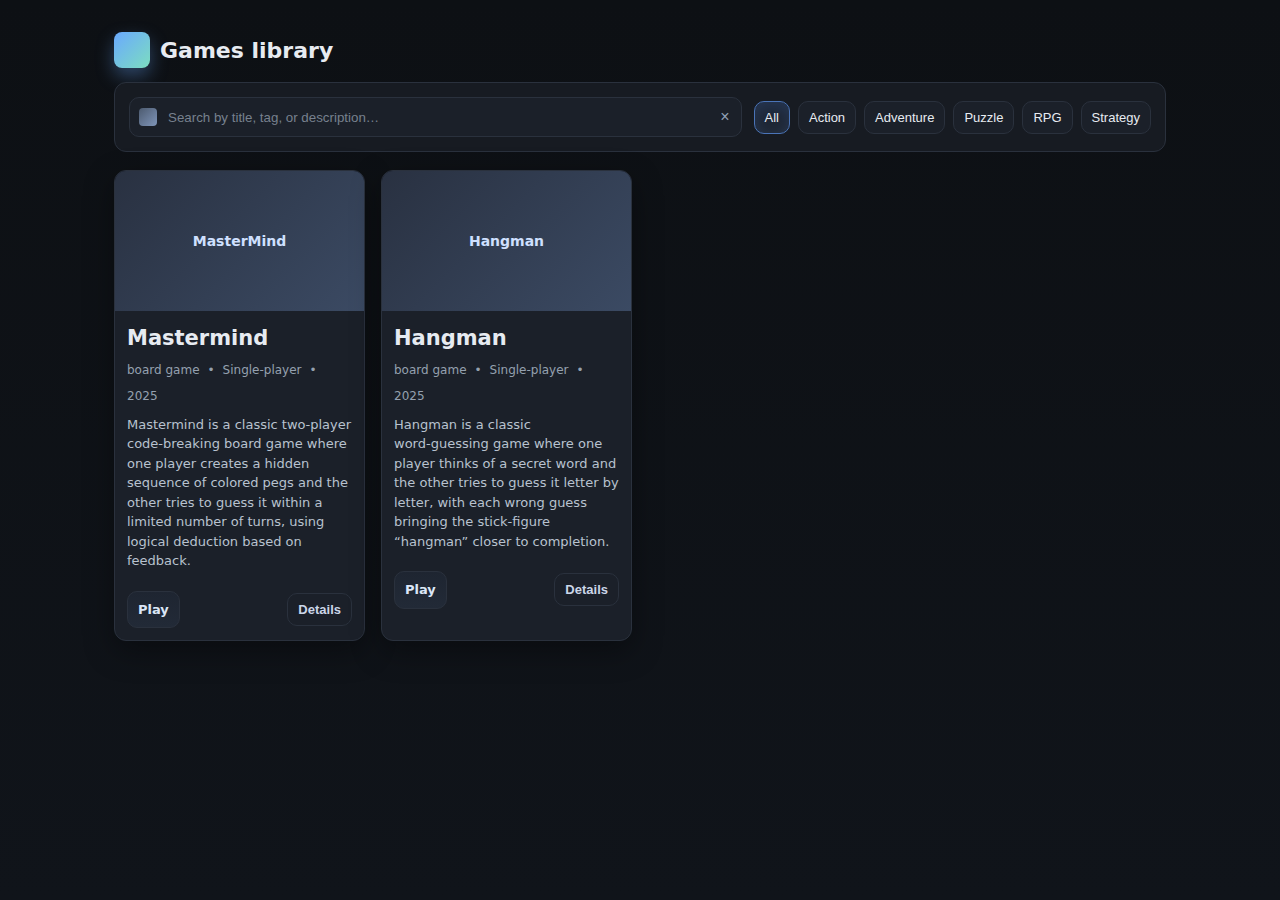
<file: index.html>
<!DOCTYPE html>
<html lang="en">
<head>
  <meta charset="utf-8" />
  <meta name="viewport" content="width=device-width,initial-scale=1" />
  <title>Games</title>
  <style>
    :root{
      --bg:#0f1216;
      --panel:#171b22;
      --card:#1b2029;
      --text:#e7ebf1;
      --muted:#9aa3af;
      --accent:#6aa9ff;
      --accent-2:#7cddc0;
      --border:#2a313d;
      --focus:#a6c8ff;
      --radius:12px;
      --space:16px;
      --shadow:0 10px 30px rgba(0,0,0,0.35);
    }
    *{box-sizing:border-box}
    html,body{height:100%}
    body{
      margin:0;
      background:linear-gradient(180deg,#0d1014 0%, #10141a 100%);
      color:var(--text);
      font:14px/1.5 system-ui, -apple-system, Segoe UI, Roboto, Helvetica, Arial, "Apple Color Emoji","Segoe UI Emoji";
    }
    a{color:inherit;text-decoration:none}
    .container{
      max-width:1100px;
      margin:0 auto;
      padding:32px 24px 40px;
    }
    header{
      display:grid;
      gap:14px;
      margin-bottom:18px;
    }
    .title{
      display:flex;
      align-items:center;
      gap:10px;
    }
    .logo{
      width:36px;height:36px;border-radius:8px;
      background:linear-gradient(135deg,var(--accent),var(--accent-2));
      box-shadow:0 8px 18px rgba(106,169,255,0.35);
    }
    h1{font-size:22px;margin:0}
    .subtitle{color:var(--muted);font-size:13px}

    .toolbar{
      display:flex;
      flex-wrap:wrap;
      gap:12px;
      padding:14px;
      background:var(--panel);
      border:1px solid var(--border);
      border-radius:var(--radius);
    }
    .search{
      position:relative;
      flex:1 1 280px;
    }
    .search input{
      width:100%;
      height:40px;
      padding:0 38px 0 38px;
      border:1px solid var(--border);
      border-radius:10px;
      background:var(--card);
      color:var(--text);
      outline:none;
      box-shadow:none;
    }
    .search input::placeholder{color:#77808e}
    .search .icon{
      position:absolute;left:10px;top:50%;transform:translateY(-50%);
      width:18px;height:18px;border-radius:4px;
      background:linear-gradient(135deg,#526177,#8aa2c9);
      opacity:.9;
    }
    .search .clear{
      position:absolute;right:8px;top:50%;transform:translateY(-50%);
      border:none;background:transparent;color:#91a0b7;cursor:pointer;
      padding:4px;font-size:16px;line-height:1;border-radius:6px;
    }
    .filters{
      display:flex;gap:8px;align-items:center;flex-wrap:wrap;
    }
    .chip{
      padding:8px 10px;
      border:1px solid var(--border);
      border-radius:10px;
      background:var(--card);
      color:var(--text);
      cursor:pointer;
      transition:background .15s,border-color .15s;
      font-size:13px;
    }
    .chip[data-active="true"]{
      border-color:#4a74b8;
      background:linear-gradient(180deg,#1a2230,#1f2734);
      box-shadow:0 6px 16px rgba(74,116,184,.25) inset;
    }

    .grid{
      margin-top:16px;
      display:grid;
      grid-template-columns:repeat(auto-fill,minmax(240px,1fr));
      gap:16px;
    }
    .card{
      display:flex;flex-direction:column;
      background:var(--card);
      border:1px solid var(--border);
      border-radius:var(--radius);
      overflow:hidden;
      box-shadow:var(--shadow);
      transition:transform .12s ease, box-shadow .12s ease;
    }
    .card:focus-within,.card:hover{transform:translateY(-2px)}
    .thumb{
      aspect-ratio:16/9;
      background:#111622;
      background-image:linear-gradient(135deg,#293141,#3b4a63);
      display:flex;align-items:center;justify-content:center;
      color:#cfe0ff;font-weight:600;font-size:14px;
    }
    .content{padding:12px}
    .name{font-weight:600;margin:0 0 6px}
    .meta{display:flex;gap:8px;flex-wrap:wrap;color:#95a0af;font-size:12px}
    .desc{margin:10px 0 10px;color:#b8c2cf;font-size:13px}
    .tags{display:flex;gap:6px;flex-wrap:wrap;margin-top:6px}
    .tag{
      font-size:11px;color:#cfe0ff;background:#22304a;
      border:1px solid #2c3c59;border-radius:8px;padding:4px 8px;
    }
    .cta{
      display:flex;justify-content:space-between;align-items:center;margin-top:10px;
    }
    .btn{
      padding:8px 10px;border-radius:10px;border:1px solid var(--border);
      background:linear-gradient(180deg,#1e2531,#222a37);color:#dbe6f7;
      font-weight:600;font-size:13px;cursor:pointer;
    }
    .btn.secondary{background:#1b2029;color:#cbd6e8}
    .empty{
      margin:24px auto;
      color:#9aa3af;background:var(--panel);
      border:1px solid var(--border);border-radius:12px;
      padding:18px;text-align:center;max-width:520px;
    }
    .sr-only{
      position:absolute;width:1px;height:1px;padding:0;margin:-1px;overflow:hidden;
      clip:rect(0,0,0,0);white-space:nowrap;border:0;
    }
  </style>
</head>
<body>
  <div class="container">
    <header>
      <div class="title">
        <div class="logo" aria-hidden="true"></div>
        <div>
          <h1>Games library</h1>
        </div>
      </div>

      <div class="toolbar" role="search">
        <div class="search">
          <span class="icon" aria-hidden="true"></span>
          <label class="sr-only" for="q">Search games</label>
          <input id="q" name="q" type="search" placeholder="Search by title, tag, or description…" autocomplete="off" />
          <button class="clear" aria-label="Clear search" title="Clear">×</button>
        </div>
        <div class="filters" aria-label="Filters">
          <button class="chip" data-filter="All" data-active="true">All</button>
          <button class="chip" data-filter="Action">Action</button>
          <button class="chip" data-filter="Adventure">Adventure</button>
          <button class="chip" data-filter="Puzzle">Puzzle</button>
          <button class="chip" data-filter="RPG">RPG</button>
          <button class="chip" data-filter="Strategy">Strategy</button>
        </div>
      </div>
    </header>

    <main>
      <section id="grid" class="grid" aria-live="polite"></section>
      <div id="empty" class="empty" hidden>No games match your search. Try different keywords or clear filters.</div>
    </main>
  </div>

  <script>
    // Data schema: extend as needed
    const games = [
      {
        id: "g-001",
        name: "Mastermind",
        category: "board game",
        version: "0.0.2",
        tags: [],
        description: "Mastermind is a classic two‑player code‑breaking board game where one player creates a hidden sequence of colored pegs and the other tries to guess it within a limited number of turns, using logical deduction based on feedback.",
        url: "./mastermind/index.html",
        coverText: "MasterMind",
        players: "Single-player",
        year: 2025
      },
      {
        id: "g-001",
        name: "Hangman",
        category: "board game",
        version: "0.0.2",
        tags: [],
        description: "Hangman is a classic word‑guessing game where one player thinks of a secret word and the other tries to guess it letter by letter, with each wrong guess bringing the stick‑figure “hangman” closer to completion.",
        url: "./HangmanApp/v0.0.2/index.html",
        coverText: "Hangman",
        players: "Single-player",
        year: 2025
      }
    ];

    const elGrid = document.getElementById("grid");
    const elEmpty = document.getElementById("empty");
    const elSearch = document.getElementById("q");
    const elClear = document.querySelector(".search .clear");
    const filterChips = Array.from(document.querySelectorAll(".chip"));

    let state = {
      query: "",
      category: "All"
    };

    function normalize(s){ return (s || "").toLowerCase(); }

    function matches(game, q, cat){
      const nq = normalize(q);
      const inCategory = (cat === "All") || game.category === cat;
      if (!nq) return inCategory;
      const hay = [
        game.name,
        game.description,
        ...(game.tags || []),
        game.category
      ].map(normalize).join(" ");
      return inCategory && hay.includes(nq);
    }

    function renderCard(game){
      const tagsHtml = (game.tags || []).map(t => `<span class="tag">${t}</span>`).join("");
      return `
        <article class="card" tabindex="0" aria-label="${game.name}">
          <div class="thumb" aria-hidden="true">${game.coverText || game.name.slice(0,3).toUpperCase()}</div>
          <div class="content">
            <h2 class="name">${game.name}</h2>
            <div class="meta">
              <span>${game.category}</span>
              <span>•</span>
              <span>${game.players}</span>
              <span>•</span>
              <span>${game.year}</span>
            </div>
            <p class="desc">${game.description}</p>
            <div class="tags">${tagsHtml}</div>
            <div class="cta">
              <a class="btn" href="${game.url}" aria-label="Open ${game.name}">Play</a>
              <button class="btn secondary" data-id="${game.id}" aria-label="Details for ${game.name}">Details</button>
            </div>
          </div>
        </article>
      `;
    }

    function render(){
      const filtered = games.filter(g => matches(g, state.query, state.category));
      elGrid.innerHTML = filtered.map(renderCard).join("");
      elEmpty.hidden = filtered.length !== 0;
    }

    // Events: search
    elSearch.addEventListener("input", (e) => {
      state.query = e.target.value.trim();
      render();
    });

    // Clear search
    elClear.addEventListener("click", () => {
      elSearch.value = "";
      state.query = "";
      render();
      elSearch.focus();
    });

    // Filter chips
    filterChips.forEach(chip => {
      chip.addEventListener("click", () => {
        filterChips.forEach(c => c.dataset.active = "false");
        chip.dataset.active = "true";
        state.category = chip.dataset.filter;
        render();
      });
    });

    // Demo: details click
    elGrid.addEventListener("click", (e) => {
      const btn = e.target.closest("button[data-id]");
      if (!btn) return;
      const game = games.find(g => g.id === btn.dataset.id);
      if (game){
        alert(`${game.name}\n\nCategory: ${game.category}\nPlayers: ${game.players}\nYear: ${game.year}\n\n${game.description}`);
      }
    });

    // Initial render
    render();
  </script>
</body>

</html>
</file>
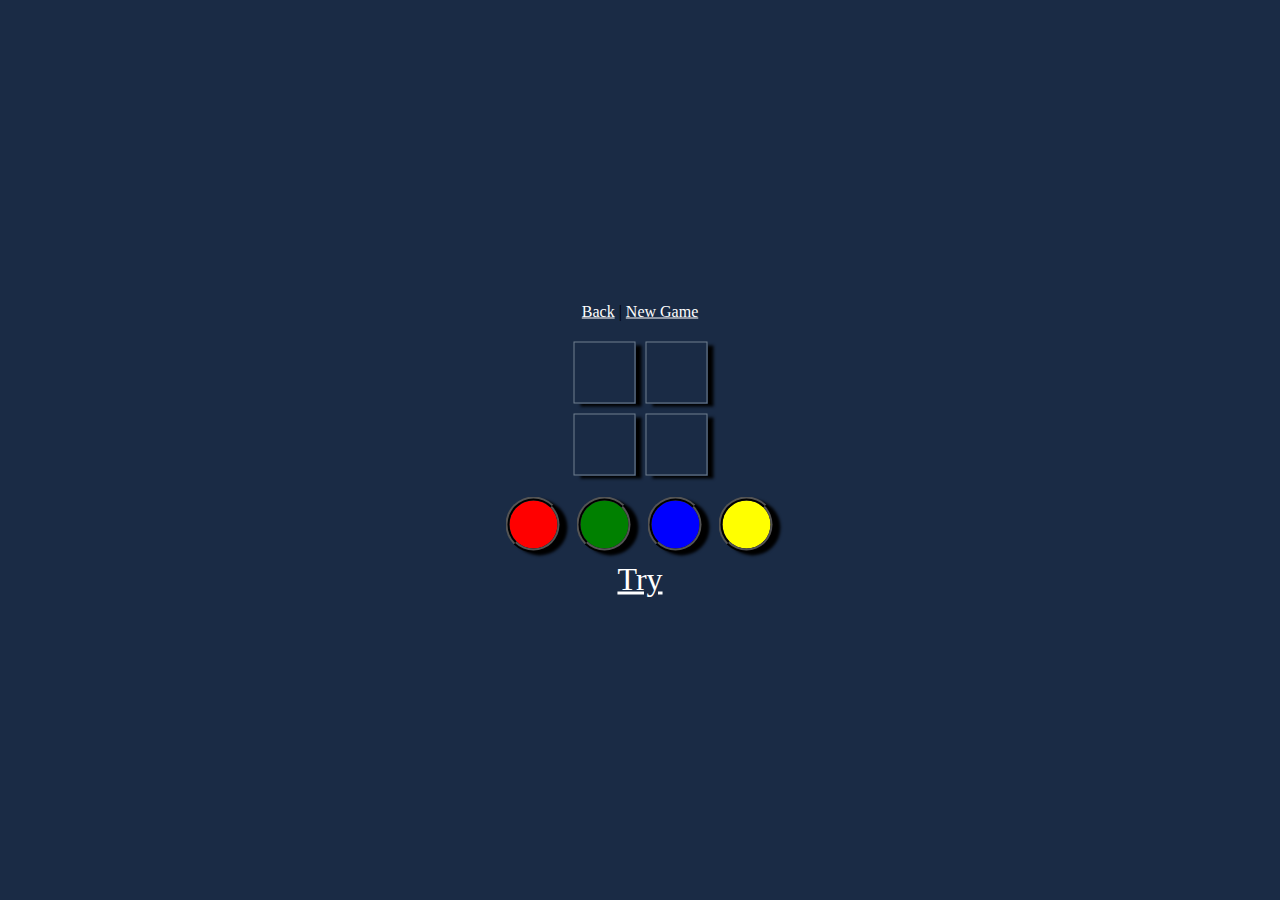
<file: mastermind/index.html>
<!DOCTYPE html>
<html lang="en">
<head>
    <meta charset="UTF-8">
    <meta name="viewport" content="width=device-width, initial-scale=1.0">
    <title>Mastermind</title>
    <script src="Chance.js"></script>
    <style>
        html, body {
            background-color: #1a2b45;
        }
        .center {
            margin: 0;
            position: absolute;
            top: 50%;
            left: 50%;
            transform: translate(-50%, -50%);
            text-align: center;
        }
        .grid {
            display: grid;
            grid-template-columns: 72px 72px;
            grid-template-rows: 72px 72px;
            justify-content: center;
            margin: 1rem;
            cursor: pointer;
        }
        .grid div {
            border: 1px ridge slategray;
            padding: 15px;
            margin: 5px;
            box-shadow: 6px 3px 3px 0px black
        }
        .history .grid div {
            border: 1px ridge white;
        }
        .history {
            display: flex;
            position: relative;
            left: 0;
            flex-wrap: wrap;
            background-color: gray;
        }
        .history .grid {
            display: grid;
            grid-template-columns: 32px 32px;
            grid-template-rows: 32px 32px;
        }
        .history .circle div {
            width: 18px;
            height: 18px;
        }
        .history .circle div:hover {
            border: 1px ridge black !important;
        }
        .circle {
            display: flex;
            justify-content: center;
            cursor: pointer;
        }
        .circle div { 
            border: 2px ridge transparent;
            border-radius: 50%;

            width: 48px;
            height: 48px;
            box-shadow: 6px 3px 3px 0px black
        }
        .big {
            margin: 8px;
            gap: 15px;
        }
        .circle div {
            border: 4px ridge black;
        }
        .red {
            background-color: red;
        }
        .green {
            background-color: green;
        }
        .blue {
            background-color: blue;
        }
        .yellow {
            background-color: yellow;
        }
        .black {
            background-color: black;
        }
        .white {
            background-color: white;
        }
        .tryBtn {
            font-size: xx-large;
            margin: 4px;
        }
        .tries {
            border: 4px ridge;
            margin: 4px;
        }
        a { 
            color: white;
        }
    </style>
</head>
<body>
    <main class="center">
        <div>
            <a href="javascript:void(0)" onclick="history.back()" class="back">Back</a> | <a href="javascript:void(0);" onclick="newGame()" class="back">New Game</a> 
        </div>
        <div class="grid">
            <div></div>
            <div></div>
            <div></div>
            <div></div>
        </div>
        <div class="circle big">
            <div class="red"></div>
            <div class="green"></div>
            <div class="blue"></div>
            <div class="yellow"></div>
        </div>
        <a class="tryBtn" href="javascript:void(0)">Try</a>
        <div class="history">
        </div>
    </main>
    <script>
        let selectedTile = undefined;
        let selectedColor = undefined;
        let running       = false;
        const colorPicks = ["red", "green", "blue", "yellow"];
        let answer = [];

        onload = newGame;

        function newGame() {
            running = true;
            answer = [];

            for (let i =0; i < 4; ++i) {
                answer.push(Chance.pick(colorPicks));
            }

            const tiles = document.querySelectorAll(".grid div");

            tiles.forEach(tile => {
                tile.className = "";
            });

            const history = document.querySelector(".history");
            history.innerHTML = "";
        }

        const tryBtn = document.querySelector(".tryBtn");

        function checkColors(solution, guess) {
            let inPlace = 0;
            let notInPlace = 0;

            // Create a copy of the solution to track used colors
            let solutionCopy = [...solution];

            // First pass: Check for in-place matches
            for (let i = 0; i < guess.length; i++) {
                if (guess[i] === solution[i]) {
                    inPlace++;
                    solutionCopy[i] = null; // Mark as used
                    guess[i] = null; // Mark as checked
                }
            }

            // Second pass: Check for not-in-place matches
            for (let i = 0; i < guess.length; i++) {
                if (guess[i] !== null) {
                    let index = solutionCopy.indexOf(guess[i]);
                    if (index !== -1) {
                        notInPlace++;
                        solutionCopy[index] = null; // Mark as used
                    }
                }
            }

            return { inPlace, notInPlace };
        }

        tryBtn.onclick = e => {
            if (!running) return;
            const div   = document.createElement("div");
            const clone = document.querySelector(".grid").cloneNode(true);
            const cloneB = document.querySelector(".circle").cloneNode(true);
            const history = document.querySelector(".history");
            
            cloneB.classList.remove("big");

            let guess = [];
            div.className = "tries";

            for (let i = 0; i < clone.children.length; ++i) {
                const g = clone.children[i];
                guess.push(g.className);
                cloneB.children[i].className = "";
                cloneB.children[i].style.border = "1px ridge black";
            }

            const {inPlace, notInPlace} = checkColors(answer, guess);

            let j = 0;
            for (let i = 0; i < inPlace; ++i, ++j) {
                cloneB.children[j].className = "black";
            }

            for (let i = 0; i < notInPlace; ++i, ++j) {
                cloneB.children[j].className = "white";
            }

            div.appendChild(clone);
            div.appendChild(cloneB);

            history.appendChild(div);

            if (inPlace == 4 && running == true) {
                running = false;
                const value = Math.max(7 - history.children.length, 1);
                parent.giveCoin(value);
            }
        };

        const tiles = document.querySelectorAll(".grid div");
        const colors= document.querySelectorAll(".circle div");

        tiles.forEach(tile => {
            tile.onclick = e => {
                selectedTile = tile;
                if (tile.classList.contains(selectedColor)) {
                    tile.classList.remove(selectedColor);
                } else
                    tile.classList = selectedColor;
            };
            tile.onmouseenter = e => {
                tile.style.border = `2px ridge ${selectedColor}`;
            };
            tile.onmouseleave = e => {
                tile.style.border = ``;
            };
        });

        colors.forEach(color => {
            color.onclick = e => {
                const last = document.querySelector(`.circle .${selectedColor}`);
                if (last) {
                    last.style.border = "";
                }
                color.style.border = `4px inset white`;
                selectedColor = color.className;
            };
        });
    </script>
</body>
</html>
</file>
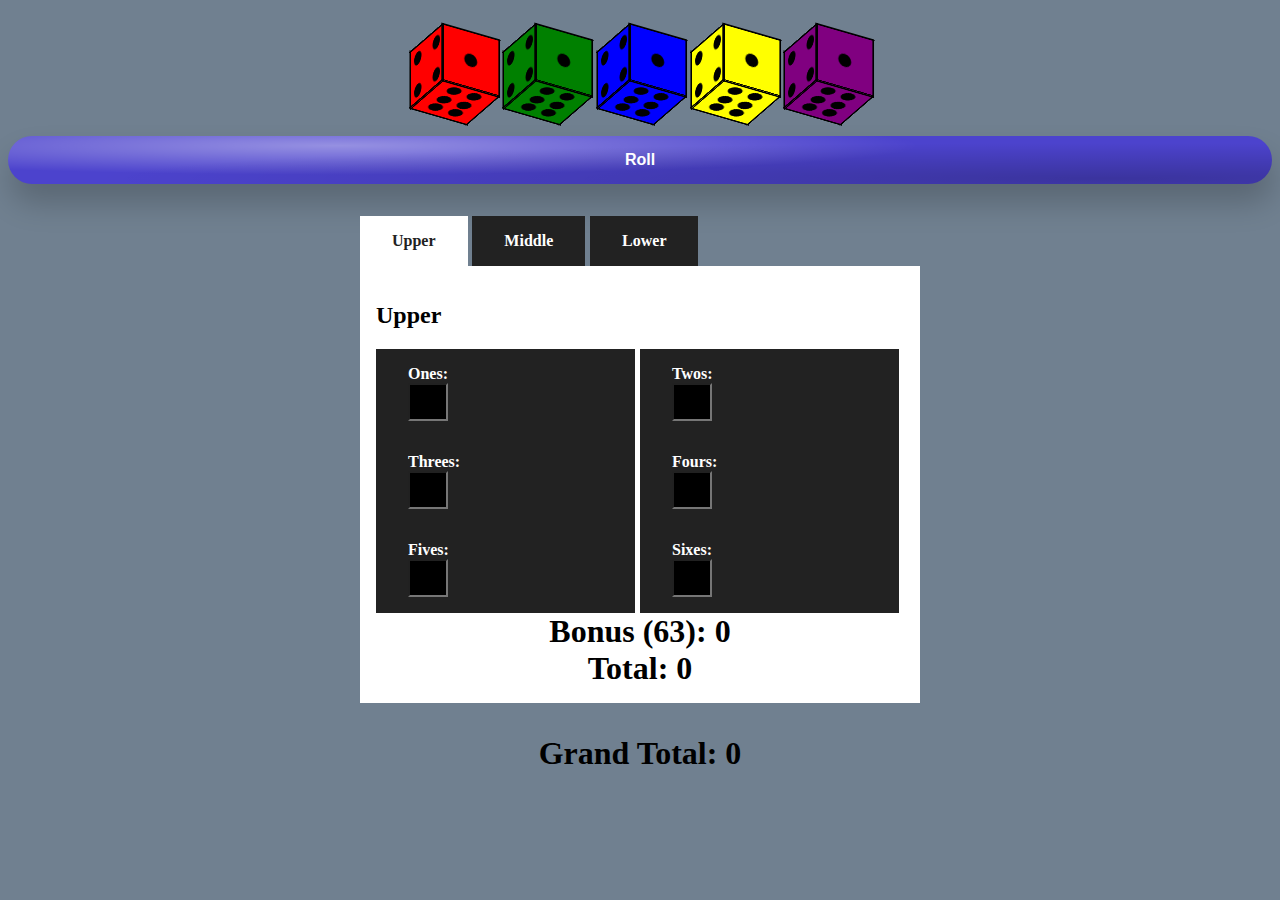
<file: PaintedYahtzee/index.html>
<!DOCTYPE html>
<html lang="en">
<head>
    <meta charset="UTF-8">
    <meta name="viewport" content="width=device-width, initial-scale=1.0">
    <title>Painted Yahtzee</title>
    <link rel="stylesheet" href="./dice.css">
    <link rel="stylesheet" href="./tabs.css">
    <script  type="module">
        import Chance from "./Chance.mjs";
        globalThis.Chance = Chance;
    </script>
    <style>
        body {
            display: grid;
            background-color: slategrey;
        }
        .rollBtn {
            width: 100%;
        }
        .total {
            font-weight: bold;
            font-size: xx-large;
            display: flex;
            justify-self: center;
            align-self: center;
        }
        .score-sheet input {
            width: 32px;
            height: 32px;
            text-align: center;
            cursor: pointer;
            background-color: black;
        }
        .tab-content .container {
            display: grid;
            grid-template-columns: 1fr 1fr;
        }
        .score-sheet label {
            display: grid;
        }
    </style>
</head>
<body>
    <div class="container">
        <div class="die red">
            <div class="face one"><div class="pip"></div></div>
            <div class="face two">
                <div class="pip"></div>
                <div class="pip"></div>
            </div>
            <div class="face three">
                <div class="pip"></div>
                <div class="pip"></div>
                <div class="pip"></div>
            </div>
            <div class="face four">
                <div class="pip"></div>
                <div class="pip"></div>
                <div class="pip"></div>
                <div class="pip"></div>
            </div>
            <div class="face five">
                <div class="pip"></div>
                <div class="pip"></div>
                <div class="pip"></div>
                <div class="pip"></div>
                <div class="pip"></div>
            </div>
            <div class="face six">
                <div class="pip"></div>
                <div class="pip"></div>
                <div class="pip"></div>
                <div class="pip"></div>
                <div class="pip"></div>
                <div class="pip"></div>
            </div>
        </div>

        <div class="die green">
            <div class="face one"><div class="pip"></div></div>
            <div class="face two">
                <div class="pip"></div>
                <div class="pip"></div>
            </div>
            <div class="face three">
                <div class="pip"></div>
                <div class="pip"></div>
                <div class="pip"></div>
            </div>
            <div class="face four">
                <div class="pip"></div>
                <div class="pip"></div>
                <div class="pip"></div>
                <div class="pip"></div>
            </div>
            <div class="face five">
                <div class="pip"></div>
                <div class="pip"></div>
                <div class="pip"></div>
                <div class="pip"></div>
                <div class="pip"></div>
            </div>
            <div class="face six">
                <div class="pip"></div>
                <div class="pip"></div>
                <div class="pip"></div>
                <div class="pip"></div>
                <div class="pip"></div>
                <div class="pip"></div>
            </div>
        </div>

        <div class="die blue">
            <div class="face one"><div class="pip"></div></div>
            <div class="face two">
                <div class="pip"></div>
                <div class="pip"></div>
            </div>
            <div class="face three">
                <div class="pip"></div>
                <div class="pip"></div>
                <div class="pip"></div>
            </div>
            <div class="face four">
                <div class="pip"></div>
                <div class="pip"></div>
                <div class="pip"></div>
                <div class="pip"></div>
            </div>
            <div class="face five">
                <div class="pip"></div>
                <div class="pip"></div>
                <div class="pip"></div>
                <div class="pip"></div>
                <div class="pip"></div>
            </div>
            <div class="face six">
                <div class="pip"></div>
                <div class="pip"></div>
                <div class="pip"></div>
                <div class="pip"></div>
                <div class="pip"></div>
                <div class="pip"></div>
            </div>
        </div>

        <div class="die yellow">
            <div class="face one"><div class="pip"></div></div>
            <div class="face two">
                <div class="pip"></div>
                <div class="pip"></div>
            </div>
            <div class="face three">
                <div class="pip"></div>
                <div class="pip"></div>
                <div class="pip"></div>
            </div>
            <div class="face four">
                <div class="pip"></div>
                <div class="pip"></div>
                <div class="pip"></div>
                <div class="pip"></div>
            </div>
            <div class="face five">
                <div class="pip"></div>
                <div class="pip"></div>
                <div class="pip"></div>
                <div class="pip"></div>
                <div class="pip"></div>
            </div>
            <div class="face six">
                <div class="pip"></div>
                <div class="pip"></div>
                <div class="pip"></div>
                <div class="pip"></div>
                <div class="pip"></div>
                <div class="pip"></div>
            </div>
        </div>

        <div class="die purple">
            <div class="face one"><div class="pip"></div></div>
            <div class="face two">
                <div class="pip"></div>
                <div class="pip"></div>
            </div>
            <div class="face three">
                <div class="pip"></div>
                <div class="pip"></div>
                <div class="pip"></div>
            </div>
            <div class="face four">
                <div class="pip"></div>
                <div class="pip"></div>
                <div class="pip"></div>
                <div class="pip"></div>
            </div>
            <div class="face five">
                <div class="pip"></div>
                <div class="pip"></div>
                <div class="pip"></div>
                <div class="pip"></div>
                <div class="pip"></div>
            </div>
            <div class="face six">
                <div class="pip"></div>
                <div class="pip"></div>
                <div class="pip"></div>
                <div class="pip"></div>
                <div class="pip"></div>
                <div class="pip"></div>
            </div>
        </div>
    </div>
    <div>
        <button class="rollBtn button-90">Roll</button>
    </div>
    <div class="score-sheet">
        <div class="tabs">
        <input type="radio" name="tabs" id="tab1" checked="checked">
        <label for="tab1">Upper</label>
        <div class="tab-content">
            <h2>Upper</h2>
            <div class="container">
                <label>Ones: <input readonly id="ones" name="score" value="_"></label>
                <label>Twos: <input readonly id="twos" name="score" value="_"></label>
                <label>Threes: <input readonly id="threes" name="score" value="_"></label>
                <label>Fours: <input readonly id="fours" name="score" value="_"></label>
                <label>Fives: <input readonly id="fives" name="score" value="_"></label>
                <label>Sixes: <input readonly id="sixes" name="score" value="_"></label>
            </div>  
            <div class="total" id="upper-bonus">Bonus (63): 0</div>
            <div class="total" id="upper-total">Total: 0</div>
        </div>
        
        <input type="radio" name="tabs" id="tab2">
        <label for="tab2">Middle</label>
        <div class="tab-content">
            <h2>Middle</h2>
            <div class="container">
                <label>Blues: <input readonly id="blue" name="score" value="_"></label>
                <label>Greens: <input readonly id="green" name="score" value="_"></label>
                <label>Reds: <input readonly id="red" name="score" value="_"></label>
                <label>Yellows: <input readonly id="yellow" name="score" value="_"></label>
                <label>Purples: <input readonly id="purple" name="score" value="_"></label>
            </div>  
            <div class="total" id="middle-bonus">Bonus (75): 0</div>
            <div class="total" id="middle-total">Total: 0</div>
        </div>
        
        <input type="radio" name="tabs" id="tab3">
        <label for="tab3">Lower</label>
        <div class="tab-content">
            <h2>Lower</h2>
            <div class="container">
                <label>4 kind: <input readonly id="4k" name="score" value="_"></label>
                <label>4 color: <input readonly id="4c" name="score" value="_"></label>
                <label>Full House: <input readonly id="fh" name="score" value="_"></label>
                <label>Painted House: <input readonly id="ph" name="score" value="_"></label>
                <label>Rainbow: <input readonly id="rainbow" name="score" value="_"></label>
                <label>Straight: <input readonly id="straight" name="score" value="_"></label>
                <label>Flush: <input readonly id="flush" name="score" value="_"></label>
                <label>Yahtzee: <input readonly id="yahtzee" name="score" value="_"></label>
                <label>Chance: <input readonly id="chance" name="score" value="_"></label>
            </div>  
            <div class="total" id="lower-bonus">Bonus: 0</div>
            <div class="total" id="lower-total">Total: 0</div>
        </div>
        </div>

        <div class="total" id="grand-total">Grand Total: 0</div>
    </div>
    <script type="module">
        import Engine from "./Engine.mjs";

        const engine = new Engine();

        const rollBtn = document.querySelector(".rollBtn");

        function setup() {
            const dice = document.querySelectorAll(".die");

            for (const die of dice) {
                die.onclick = e => {
                    e.currentTarget.classList.toggle("selected");
                };
            }

            engine.running = true;
            rollBtn.addEventListener("click", rollDice);
            rollDice();
        }
        
        rollBtn.addEventListener("click", setup, {once: true});

        function rollDice() {
            active = new Date();
            engine.checkDice();
            if (engine.cantRoll) {
                return;
            }
            const dice  = document.querySelectorAll('.die');
            const color = ["red","blue","green","purple","yellow"];
            let result   = [];

            let i = 0;
            for (const die of dice) {
                let randomFace, randomColor;

                if (!die.classList.contains("selected")) {
                    // Pick a random face
                    randomFace = faceMap[Math.floor(Math.random() * faceMap.length)];
                    randomColor = Chance.pick(color);

                    // Apply rotation
                    if (getFaceUp(randomFace.x, randomFace.y) == engine?.dice[i]?.value) {
                        die.style.transform = "";
                        setTimeout(() => {
                            die.style.transform = `rotateX(${randomFace.x}deg) rotateY(${randomFace.y}deg)`;
                        }, 333);
                    } else {
                        die.style.transform = `rotateX(${randomFace.x}deg) rotateY(${randomFace.y}deg)`;
                    }
                    
                    for (const c of color) {
                        die.classList.remove(c);
                    }
                    die.classList.add(randomColor);
                    result[i] = {
                        value: getFaceUp(randomFace.x, randomFace.y), 
                        color: randomColor
                    };

                    // Display the result
                    console.log("Result:", getFaceUp(randomFace.x, randomFace.y), randomColor);
                } else {
                    result[i] = engine.dice[i];
                }
    
                ++i;
            }
           
            engine.putDice(result);
            rollBtn.textContent = `Roll (${engine.rolls} of 3)`;
        }

        const faceMap = [
            { x: 0, y: 0, face: 1 },     // Front
            { x: 0, y: 90, face: 4 },    // Right
            { x: 0, y: 180, face: 3 },   // Back
            { x: 0, y: -90, face: 2 },   // Left
            { x: 90, y: 0, face: 6 },    // Top
            { x: -90, y: 0, face: 5 }    // Bottom
        ];

        function getFaceUp(x, y) {
            const matchedFace = faceMap.find(f => f.x === x && f.y === y);
            return matchedFace ? matchedFace.face : "Rolling...";
        }

        let active = new Date();
        setInterval(() => {
            if (new Date() - active <= 30_000)
                parent.giveCoin(1);
        }, 30_000);
    </script>
</body>
</html>
</file>
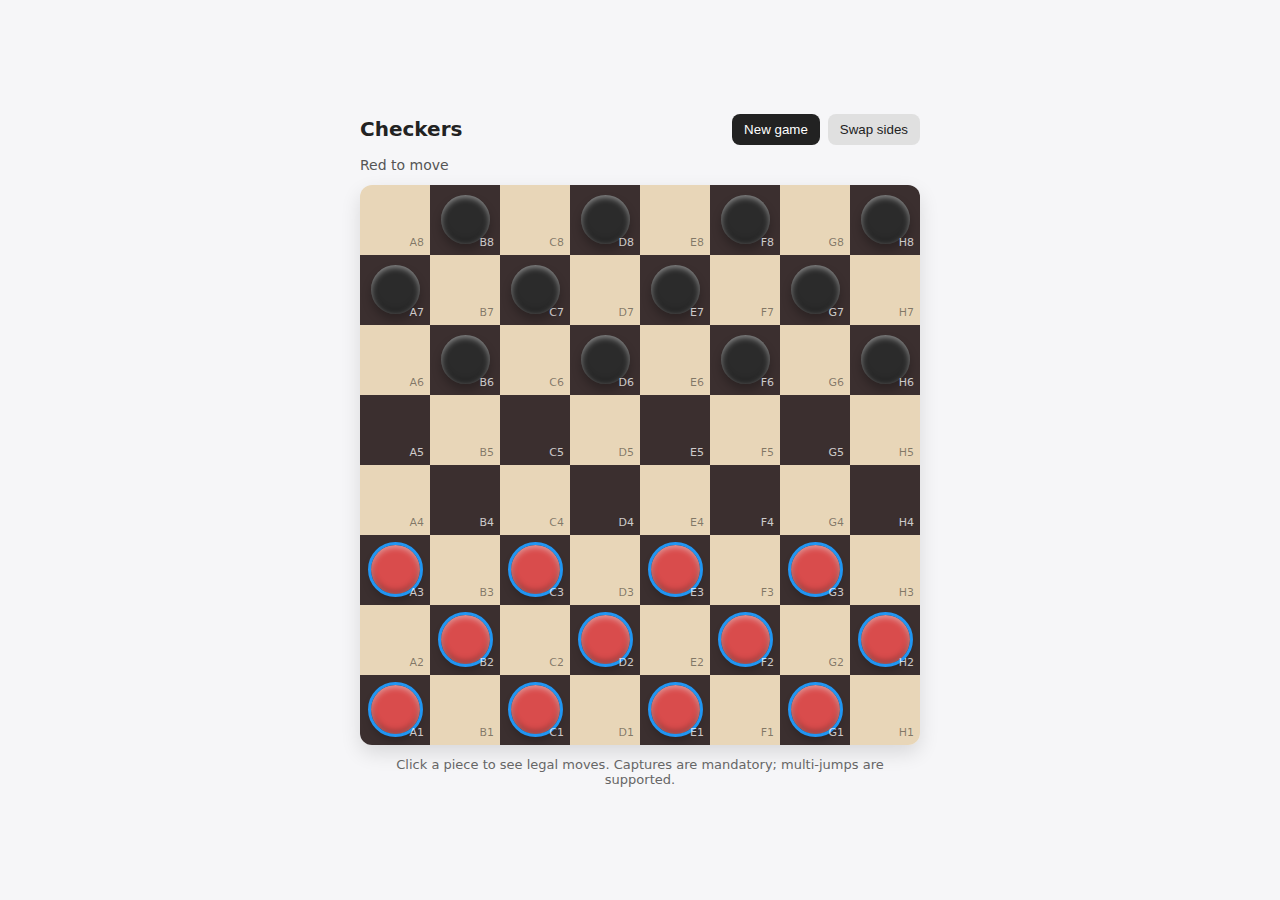
<file: checkers/checkers.html>
<!DOCTYPE html>
<html lang="en">
<head>
<meta charset="UTF-8" />
<meta name="viewport" content="width=device-width, initial-scale=1.0"/>
<title>Checkers</title>
<style>
  :root {
    --board-size: 560px;
    --dark: #3b2f2f;
    --light: #e8d6b8;
    --red: #d94c4c;
    --black: #2b2b2b;
    --highlight: #4caf50;
    --select: #2196f3;
  }
  body {
    font-family: system-ui, -apple-system, Segoe UI, Roboto, sans-serif;
    background: #f6f6f8;
    color: #222;
    display: grid;
    place-items: center;
    min-height: 100vh;
    margin: 0;
  }
  .app {
    display: grid;
    gap: 12px;
    width: min(95vw, var(--board-size));
  }
  header {
    display: flex;
    align-items: center;
    justify-content: space-between;
  }
  h1 {
    font-size: 20px;
    margin: 0;
    font-weight: 600;
  }
  .controls {
    display: flex;
    gap: 8px;
    align-items: center;
  }
  button {
    background: #222;
    color: #fff;
    border: none;
    padding: 8px 12px;
    border-radius: 8px;
    cursor: pointer;
  }
  button.secondary {
    background: #e0e0e0;
    color: #222;
  }
  .status {
    font-size: 14px;
    color: #555;
  }

  .board {
    aspect-ratio: 1;
    width: 100%;
    border-radius: 12px;
    overflow: hidden;
    box-shadow: 0 8px 20px rgba(0,0,0,0.12);
    display: grid;
    grid-template-columns: repeat(8, 1fr);
    grid-template-rows: repeat(8, 1fr);
  }
  .square {
    position: relative;
    display: grid;
    place-items: center;
    user-select: none;
  }
  .dark { background: var(--dark); }
  .light { background: var(--light); }

  .piece {
    width: 70%;
    height: 70%;
    border-radius: 50%;
    box-shadow:
      inset 0 2px 6px rgba(255,255,255,0.5),
      inset 0 -3px 6px rgba(0,0,0,0.35),
      0 6px 10px rgba(0,0,0,0.25);
    transition: transform 120ms ease;
  }
  .piece.red { background: var(--red); }
  .piece.black { background: var(--black); }
  .piece.king::after {
    content: "♛";
    position: absolute;
    font-size: clamp(16px, 3vw, 22px);
    color: #ffd54f;
    text-shadow: 0 0 4px rgba(0,0,0,0.6);
  }
  .piece.selectable { outline: 3px solid var(--select); }
  .move-dot, .capture-ring {
    position: absolute;
    pointer-events: none;
  }
  .move-dot {
    width: 18%;
    height: 18%;
    border-radius: 50%;
    background: var(--highlight);
    opacity: 0.85;
  }
  .capture-ring {
    width: 85%;
    height: 85%;
    border-radius: 50%;
    border: 3px dashed var(--highlight);
    opacity: 0.9;
  }
  .coords {
    position: absolute;
    bottom: 6px;
    right: 6px;
    font-size: 11px;
    color: rgba(255,255,255,0.75);
  }
  .light .coords { color: rgba(0,0,0,0.45); }

  footer {
    font-size: 13px;
    color: #666;
    text-align: center;
  }
</style>
</head>
<body>
  <div class="app">
    <header>
      <h1>Checkers</h1>
      <div class="controls">
        <button id="resetBtn">New game</button>
        <button id="swapBtn" class="secondary">Swap sides</button>
      </div>
    </header>
    <div class="status" id="status">Red to move</div>
    <div class="board" id="board"></div>
    <footer>
      Click a piece to see legal moves. Captures are mandatory; multi-jumps are supported.
    </footer>
  </div>

<script>
/* Basic rules:
   - 8x8 board; only dark squares are used.
   - Red moves up (toward decreasing row). Black moves down.
   - Regular pieces move diagonally forward 1; capture by jumping 2 over opponent.
   - Must capture if any capture is available.
   - Multi-jump allowed; you must continue capturing if possible.
   - King when reaching far end, then can move/capture both directions.
*/

// Model types
const RED = 'red';
const BLACK = 'black';

function makeInitialBoard() {
  // 8x8; null or {color, king}
  const b = Array.from({length: 8}, () => Array(8).fill(null));
  const placeRows = (rows, color) => {
    for (const r of rows) {
      for (let c = 0; c < 8; c++) {
        if ((r + c) % 2 === 1) {
          b[r][c] = { color, king: false };
        }
      }
    }
  };
  placeRows([0,1,2], BLACK);
  placeRows([5,6,7], RED);
  return b;
}

// Helpers
const inBounds = (r,c) => r >= 0 && r < 8 && c >= 0 && c < 8;

function cloneBoard(b) {
  return b.map(row => row.map(cell => cell ? { ...cell } : null));
}

function opposite(color) {
  return color === RED ? BLACK : RED;
}

// Movement deltas
const DIRS = {
  [RED]: [[-1,-1], [-1, 1]],
  [BLACK]: [[ 1,-1], [ 1, 1]],
};
const KING_DIRS = [[-1,-1], [-1,1], [1,-1], [1,1]];

// Compute legal moves for a specific piece
function computeMoves(board, r, c) {
  const piece = board[r][c];
  if (!piece) return { moves: [], captures: [] };
  const dirs = piece.king ? KING_DIRS : DIRS[piece.color];
  const moves = [];
  const captures = [];

  for (const [dr, dc] of dirs) {
    const nr = r + dr, nc = c + dc;
    if (inBounds(nr, nc) && !board[nr][nc]) {
      moves.push({ from: [r,c], to: [nr,nc], capture: null });
    }
    const jr = r + 2*dr, jc = c + 2*dc;
    if (inBounds(jr, jc) && !board[jr][jc]) {
      const mid = board[r + dr][c + dc];
      if (mid && mid.color !== piece.color) {
        captures.push({ from: [r,c], to: [jr,jc], capture: [r+dr,c+dc] });
      }
    }
  }
  return { moves, captures };
}

// Compute all legal actions for current player, enforcing mandatory capture
function computeLegalActions(board, player) {
  const actions = [];
  const captureActions = [];
  for (let r = 0; r < 8; r++) {
    for (let c = 0; c < 8; c++) {
      const p = board[r][c];
      if (!p || p.color !== player) continue;
      const { moves, captures } = computeMoves(board, r, c);
      for (const m of moves) actions.push(m);
      for (const cap of captures) captureActions.push(cap);
    }
  }
  return captureActions.length ? captureActions : actions;
}

// After a capture, compute additional captures for multi-jump
function computeFollowUpCaptures(board, r, c) {
  const { captures } = computeMoves(board, r, c);
  return captures;
}

// Apply a move to a board state
function applyAction(board, action) {
  const b = cloneBoard(board);
  const [fr, fc] = action.from;
  const [tr, tc] = action.to;
  const piece = b[fr][fc];
  b[fr][fc] = null;
  b[tr][tc] = piece;

  // Remove captured piece
  if (action.capture) {
    const [cr, cc] = action.capture;
    b[cr][cc] = null;
  }

  // Kinging
  if (!piece.king) {
    if (piece.color === RED && tr === 0) piece.king = true;
    if (piece.color === BLACK && tr === 7) piece.king = true;
  }
  return b;
}

// UI state
let board = makeInitialBoard();
let currentPlayer = RED;
let selected = null; // [r,c] or null
let legalActions = computeLegalActions(board, currentPlayer);
let forcedCaptureMode = legalActions.some(a => a.capture !== null);
let inMultiJump = false; // if true, only actions for selected piece allowed

const boardEl = document.getElementById('board');
const statusEl = document.getElementById('status');
const resetBtn = document.getElementById('resetBtn');
const swapBtn = document.getElementById('swapBtn');

// Render board
function render() {
  boardEl.innerHTML = '';
  for (let r = 0; r < 8; r++) {
    for (let c = 0; c < 8; c++) {
      const sq = document.createElement('div');
      sq.className = 'square ' + (((r + c) % 2 === 1) ? 'dark' : 'light');
      sq.dataset.r = r;
      sq.dataset.c = c;

      // Coordinates (for clarity)
      const coord = document.createElement('div');
      coord.className = 'coords';
      coord.textContent = String.fromCharCode(65 + c) + (8 - r);
      sq.appendChild(coord);

      const piece = board[r][c];
      if (piece) {
        const el = document.createElement('div');
        el.className = `piece ${piece.color}` + (piece.king ? ' king' : '');
        el.dataset.r = r;
        el.dataset.c = c;

        const isPlayersPiece = piece.color === currentPlayer;
        const hasCapture = legalActions.some(a => a.from[0] === r && a.from[1] === c && a.capture);
        const isSelectable = isPlayersPiece && (!forcedCaptureMode || hasCapture);

        if (isSelectable) {
          el.classList.add('selectable');
        }
        sq.appendChild(el);
      }

      boardEl.appendChild(sq);
    }
  }

  // Highlight moves for selected
  if (selected) {
    const [sr, sc] = selected;
    const moves = legalActions.filter(a => a.from[0] === sr && a.from[1] === sc);
    for (const m of moves) {
      const [tr, tc] = m.to;
      const idx = tr * 8 + tc;
      const target = boardEl.children[idx];
      const indicator = document.createElement('div');
      indicator.className = m.capture ? 'capture-ring' : 'move-dot';
      target.appendChild(indicator);
    }
  }

  // Status
  const capsAvailable = legalActions.some(a => a.capture);
  const playerText = currentPlayer === RED ? 'Red' : 'Black';
  let status = `${playerText} to move`;
  if (inMultiJump) status += ' (continue capture)';
  else if (capsAvailable) status += ' (capture available)';
  statusEl.textContent = status;

  // Check game over
  if (legalActions.length === 0) {
    statusEl.textContent = `${playerText} has no legal moves — ${opposite(currentPlayer)} wins`;
  }

  // If it's Black's turn, let AI play automatically
  if (currentPlayer === BLACK && legalActions.length > 0) {
      setTimeout(aiMove, 500); // small delay for UX
  }
}

// Handle clicks
boardEl.addEventListener('click', (e) => {
  const target = e.target;
  // Click on piece
  if (target.classList.contains('piece')) {
    const r = parseInt(target.dataset.r, 10);
    const c = parseInt(target.dataset.c, 10);
    const piece = board[r][c];
    if (!piece || piece.color !== currentPlayer) return;

    // If forced capture mode, only allow selecting capturing pieces
    const pieceHasCapture = legalActions.some(a => a.from[0] === r && a.from[1] === c && a.capture);
    if (forcedCaptureMode && !pieceHasCapture && !inMultiJump) return;

    // In multi-jump, only allow the same piece
    if (inMultiJump && (!selected || selected[0] !== r || selected[1] !== c)) return;

    selected = [r, c];
    render();
    return;
  }

  // Click on square
  if (target.classList.contains('square')) {
    const r = parseInt(target.dataset.r, 10);
    const c = parseInt(target.dataset.c, 10);
    if (!selected) return;

    // Find matching action
    const action = legalActions.find(a =>
      a.from[0] === selected[0] &&
      a.from[1] === selected[1] &&
      a.to[0] === r &&
      a.to[1] === c
    );
    if (!action) return;

    // Apply action
    board = applyAction(board, action);

    // After capture, check for multi-jump with the moved piece
    if (action.capture) {
      const [mr, mc] = action.to;
      const followUps = computeFollowUpCaptures(board, mr, mc);
      if (followUps.length > 0) {
        // Lock to this piece until captures end
        selected = [mr, mc];
        legalActions = followUps; // Only further captures allowed
        inMultiJump = true;
        forcedCaptureMode = true;
        render();
        return;
      }
    }

    // End turn
    currentPlayer = opposite(currentPlayer);
    selected = null;
    legalActions = computeLegalActions(board, currentPlayer);
    forcedCaptureMode = legalActions.some(a => a.capture);
    inMultiJump = false;
    render();
  }
});

// Controls
resetBtn.addEventListener('click', () => {
  board = makeInitialBoard();
  currentPlayer = RED;
  selected = null;
  legalActions = computeLegalActions(board, currentPlayer);
  forcedCaptureMode = legalActions.some(a => a.capture);
  inMultiJump = false;
  render();
});

swapBtn.addEventListener('click', () => {
  // Swap Red/Black positions and the current player perspective
  const swapped = Array.from({length: 8}, () => Array(8).fill(null));
  for (let r = 0; r < 8; r++) {
    for (let c = 0; c < 8; c++) {
      const p = board[r][c];
      if (p) {
        const sr = 7 - r;
        const sc = c; // keep files; only flip ranks
        swapped[sr][sc] = { color: opposite(p.color), king: p.king };
      }
    }
  }
  board = swapped;
  currentPlayer = opposite(currentPlayer);
  selected = null;
  legalActions = computeLegalActions(board, currentPlayer);
  forcedCaptureMode = legalActions.some(a => a.capture);
  inMultiJump = false;
  render();
});

// Initial render
render();
</script>
<script>
    // --- Evaluation function ---
    function evaluateBoard(board, aiColor) {
    let score = 0;
    for (let r = 0; r < 8; r++) {
        for (let c = 0; c < 8; c++) {
        const p = board[r][c];
        if (!p) continue;
        const val = p.king ? 1.5 : 1;
        score += (p.color === aiColor ? val : -val);
        }
    }
    return score;
    }

    // --- Minimax with depth limit ---
    function minimax(board, player, depth, maximizing, aiColor) {
    if (depth === 0) {
        return { score: evaluateBoard(board, aiColor) };
    }
    const actions = computeLegalActions(board, player);
    if (actions.length === 0) {
        // No moves: losing position
        return { score: (player === aiColor ? -999 : 999) };
    }

    if (maximizing) {
        let best = { score: -Infinity };
        for (const action of actions) {
        const newBoard = applyAction(board, action);
        let nextPlayer = player;
        // Handle multi-jump
        if (action.capture) {
            const [r,c] = action.to;
            const followUps = computeFollowUpCaptures(newBoard, r, c);
            if (followUps.length > 0) {
            // Continue same player's turn
            const result = minimax(newBoard, player, depth-1, true, aiColor);
            if (result.score > best.score) best = { score: result.score, action };
            continue;
            }
        }
        nextPlayer = opposite(player);
        const result = minimax(newBoard, nextPlayer, depth-1, false, aiColor);
        if (result.score > best.score) best = { score: result.score, action };
        }
        return best;
    } else {
        let best = { score: Infinity };
        for (const action of actions) {
        const newBoard = applyAction(board, action);
        let nextPlayer = player;
        if (action.capture) {
            const [r,c] = action.to;
            const followUps = computeFollowUpCaptures(newBoard, r, c);
            if (followUps.length > 0) {
            const result = minimax(newBoard, player, depth-1, false, aiColor);
            if (result.score < best.score) best = { score: result.score, action };
            continue;
            }
        }
        nextPlayer = opposite(player);
        const result = minimax(newBoard, nextPlayer, depth-1, true, aiColor);
        if (result.score < best.score) best = { score: result.score, action };
        }
        return best;
    }
    }

    // --- AI move wrapper ---
    function aiMove() {
    const aiColor = currentPlayer;
    const best = minimax(board, aiColor, 3, true, aiColor); // depth=3
    if (best.action) {
        board = applyAction(board, best.action);
        // Handle multi-jump continuation
        if (best.action.capture) {
        const [r,c] = best.action.to;
        const followUps = computeFollowUpCaptures(board, r, c);
        if (followUps.length > 0) {
            // For simplicity, AI just picks first follow-up
            const next = minimax(board, aiColor, 2, true, aiColor);
            if (next.action) {
            board = applyAction(board, next.action);
            }
        }
        }
    }
    currentPlayer = opposite(currentPlayer);
    legalActions = computeLegalActions(board, currentPlayer);
    forcedCaptureMode = legalActions.some(a => a.capture);
    inMultiJump = false;
    selected = null;
    render();
    }
</script>
</body>
</html>
</file>
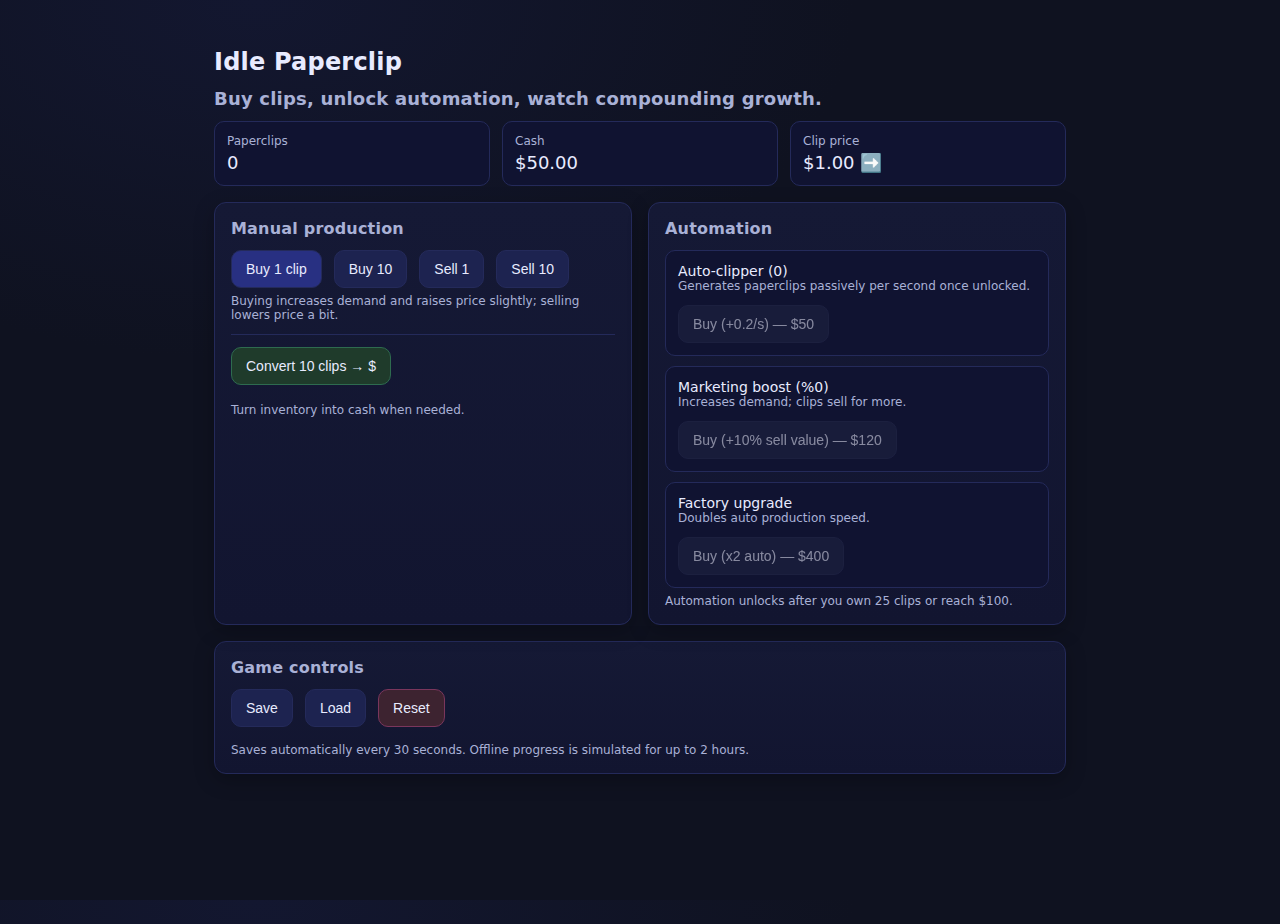
<file: paperclip/paperclip.html>
<!DOCTYPE html>
<html lang="en">
<head>
  <meta charset="UTF-8" />
  <title>Idle Paperclip</title>
  <meta name="viewport" content="width=device-width, initial-scale=1" />
  <style>
    :root {
      --bg: #0f1220;
      --panel: #151935;
      --text: #e8ebff;
      --muted: #a9b1d6;
      --accent: #6aa9ff;
      --accent-2: #8df0c0;
      --danger: #ff6a92;
      --good: #7cf08d;
      --btn: #1d2350;
      --btn-hover: #262c6f;
      --border: #242a5a;
    }
    * { box-sizing: border-box; }
    html, body { height: 100%; }
    body {
      margin: 0;
      font-family: ui-sans-serif, system-ui, Segoe UI, Roboto, Helvetica, Arial, sans-serif;
      background: radial-gradient(1000px 600px at 20% 0%, #131730 0%, var(--bg) 60%);
      color: var(--text);
    }

    .app {
      max-width: 900px;
      margin: 24px auto;
      padding: 24px;
    }

    .grid {
      display: grid;
      grid-template-columns: 1fr 1fr;
      gap: 16px;
    }

    .panel {
      background: linear-gradient(180deg, var(--panel) 0%, #121530 100%);
      border: 1px solid var(--border);
      border-radius: 12px;
      padding: 16px;
      box-shadow: 0 6px 20px rgba(0,0,0,0.25);
    }

    h1, h2, h3 {
      margin: 0 0 12px;
      letter-spacing: 0.2px;
    }
    h1 { font-size: 24px; }
    h2 { font-size: 18px; color: var(--muted); }
    h3 { font-size: 16px; color: var(--muted); }

    .stats {
      display: grid;
      grid-template-columns: repeat(3, 1fr);
      gap: 12px;
      margin-top: 12px;
    }
    .stat {
      background: #101331;
      border: 1px solid var(--border);
      border-radius: 10px;
      padding: 12px;
    }
    .stat .label { color: var(--muted); font-size: 12px; }
    .stat .value { font-size: 18px; margin-top: 4px; }

    .row {
      display: flex;
      align-items: center;
      gap: 12px;
      margin-top: 12px;
      flex-wrap: wrap;
    }

    button {
      appearance: none;
      border: 1px solid var(--border);
      background: var(--btn);
      color: var(--text);
      border-radius: 10px;
      padding: 10px 14px;
      font-size: 14px;
      cursor: pointer;
      transition: background .2s ease, transform .02s ease;
    }
    button:hover { background: var(--btn-hover); }
    button:active { transform: translateY(1px); }
    button.primary { background: #283082; }
    button.primary:hover { background: #3039a0; }
    button.success { background: #1f3b2b; border-color: #2e6b4f; }
    button.success:hover { background: #28503a; }
    button.danger { background: #3d2330; border-color: #7a365c; }
    button.danger:hover { background: #4a2a3a; }
    button:disabled {
      opacity: .55;
      cursor: not-allowed;
      filter: grayscale(.3);
    }

    .hint { color: var(--muted); font-size: 12px; margin-top: 6px; }
    .divider { height: 1px; background: var(--border); margin: 12px 0; }

    .list {
      display: grid;
      grid-template-columns: 1fr;
      gap: 10px;
    }
    .tile {
      background: #101331;
      border: 1px solid var(--border);
      border-radius: 10px;
      padding: 12px;
      display: flex;
      align-items: center;
      justify-content: space-between;
      gap: 12px;
      flex-wrap: wrap;
    }
    .tile .meta { color: var(--muted); font-size: 12px; }
    .tile .title { font-size: 14px; }

    .footer {
      margin-top: 16px;
      color: var(--muted);
      font-size: 12px;
    }

    @media (max-width: 780px) {
      .grid { grid-template-columns: 1fr; }
      .stats { grid-template-columns: 1fr 1fr; }
    }
  </style>
</head>
<body>
  <div class="app">
    <h1>Idle Paperclip</h1>
    <h2>Buy clips, unlock automation, watch compounding growth.</h2>

    <div class="stats">
      <div class="stat">
        <div class="label">Paperclips</div>
        <div class="value" id="clips">0</div>
      </div>
      <div class="stat">
        <div class="label">Cash</div>
        <div class="value" id="cash">$0</div>
      </div>
      <div class="stat">
        <div class="label">Clip price</div>
        <div class="value" id="clipPrice">$1</div>
      </div>
    </div>

    <div class="grid" style="margin-top:16px;">
      <div class="panel">
        <h3>Manual production</h3>
        <div class="row">
          <button class="primary" id="buy1">Buy 1 clip</button>
          <button id="buy10">Buy 10</button>
          <button id="sell1">Sell 1</button>
          <button id="sell10">Sell 10</button>
        </div>
        <div class="hint">Buying increases demand and raises price slightly; selling lowers price a bit.</div>
        <div class="divider"></div>
        <div class="row">
          <button class="success" id="convertClips">Convert 10 clips → $</button>
          <span class="hint">Turn inventory into cash when needed.</span>
        </div>
      </div>

      <div class="panel">
        <h3>Automation</h3>
        <div class="list">
          <div class="tile">
            <div>
              <div class="title" id="auto-clipper">Auto-clipper</div>
              <div class="meta">Generates paperclips passively per second once unlocked.</div>
            </div>
            <div>
              <button id="buyAuto" disabled>Buy (+0.2/s) — $50</button>
            </div>
          </div>

          <div class="tile">
            <div>
              <div class="title" id="market-boost">Marketing boost</div>
              <div class="meta">Increases demand; clips sell for more.</div>
            </div>
            <div>
              <button id="buyMarketing" disabled>Buy (+10% sell value) — $120</button>
            </div>
          </div>

          <div class="tile">
            <div>
              <div class="title">Factory upgrade</div>
              <div class="meta">Doubles auto production speed.</div>
            </div>
            <div>
              <button id="buyFactory" disabled>Buy (x2 auto) — $400</button>
            </div>
          </div>
        </div>
        <div class="hint" id="unlockHint">Automation unlocks after you own 25 clips or reach $100.</div>
      </div>
    </div>

    <div class="panel" style="margin-top:16px;">
      <h3>Game controls</h3>
      <div class="row">
        <button id="save">Save</button>
        <button id="load">Load</button>
        <button class="danger" id="reset">Reset</button>
      </div>
      <div class="footer">Saves automatically every 30 seconds. Offline progress is simulated for up to 2 hours.</div>
    </div>
  </div>

  <script>
    // --- Core state ---
    const state = {
      clips: 0,
      cash: 0,
      clipPrice: 1,           // current market price for buying
      sellMultiplier: 1.0,    // affects sell revenue
      autoRate: 0,            // clips per second
      autoMult: 1,            // factory multiplier
      unlocks: {
        automation: false
      },
      lastTick: Date.now(),
      lastSave: Date.now()
    };

    // --- UI references ---
    const ui = {
      clips: document.getElementById('clips'),
      cash: document.getElementById('cash'),
      clipPrice: document.getElementById('clipPrice'),

      buy1: document.getElementById('buy1'),
      buy10: document.getElementById('buy10'),
      sell1: document.getElementById('sell1'),
      sell10: document.getElementById('sell10'),
      convertClips: document.getElementById('convertClips'),

      buyAuto: document.getElementById('buyAuto'),
      autoClipper: document.getElementById("auto-clipper"),
      buyMarketing: document.getElementById('buyMarketing'),
      marketBoost: document.getElementById("market-boost"),
      buyFactory: document.getElementById('buyFactory'),
      unlockHint: document.getElementById('unlockHint'),

      save: document.getElementById('save'),
      load: document.getElementById('load'),
      reset: document.getElementById('reset')
    };

    // --- Helpers ---
    const fmtCash = v => `$${v.toFixed(2).toLocaleString()}`;
    const fmt = v => Math.floor(v).toLocaleString();

    function clamp(min, v, max) { return Math.max(min, Math.min(v, max)); }

    let trend = 0; // global variable

    function marketDrift(dt) {
        // slowly shift trend
        trend += (Math.random() - 0.5) * 0.02 * dt;
        trend = clamp(-0.05, trend, 0.05);

        // apply trend + noise
        const change = trend * dt + (Math.random() - 0.5) * 0.02 * dt;
        state.clipPrice = clamp(0.5, state.clipPrice + change, 999999);
    }

    function updateUI() {
    ui.clips.textContent = fmt(state.clips);
    ui.cash.textContent = fmtCash(state.cash);

    // show price + trend arrow
    let arrow = "";
    if (trend > 0.005) arrow = " ⬆️";
    else if (trend < -0.005) arrow = " ⬇️";
    else arrow = " ➡️";

    ui.clipPrice.textContent = fmtCash(state.clipPrice) + arrow;
    ui.autoClipper.textContent = `Auto-clipper (${fmt(state.autoRate / 0.2)})`;
    ui.marketBoost.textContent = `Marketing boost (%${fmt((state.sellMultiplier - 1.0) / .1)*10})`;

    if (state.unlocks.automation) {
        ui.buyAuto.disabled = false;
        ui.buyMarketing.disabled = false;
        ui.buyFactory.disabled = false;
        ui.unlockHint.textContent = `Automation active: ${(state.autoRate * state.autoMult).toFixed(2)}/s`;
    } else {
        ui.buyAuto.disabled = true;
        ui.buyMarketing.disabled = true;
        ui.buyFactory.disabled = true;
    }
    }

    function checkUnlocks() {
      if (!state.unlocks.automation && (state.clips >= 25 || state.cash >= 100)) {
        state.unlocks.automation = true;
      }
    }

    // --- Economy tweaks ---
    function inflatePriceOnBuy(qty) {
      // Logarithmic price growth to keep scaling fun
      const delta = Math.log2(1 + qty) * 0.6;
      state.clipPrice = clamp(1, state.clipPrice + delta, 999999);
    }
    function deflatePriceOnSell(qty) {
      const delta = Math.log2(1 + qty) * 0.45;
      state.clipPrice = clamp(1, state.clipPrice - delta, 999999);
    }

    // --- Actions ---
    function buy(qty) {
      const totalCost = state.clipPrice * qty;
      if (state.cash < totalCost) return;
      state.cash -= totalCost;
      state.clips += qty;
      inflatePriceOnBuy(qty);
      checkUnlocks();
      updateUI();
    }

    function sell(qty) {
      if (state.clips < qty) return;
      const sellPriceEach = Math.max(0.5, state.clipPrice * 0.99) * state.sellMultiplier;
      const revenue = sellPriceEach * qty;
      state.clips -= qty;
      state.cash += revenue;
      deflatePriceOnSell(qty);
      checkUnlocks();
      updateUI();
    }

    function convertClipsToCash() {
      const qty = Math.min(10, state.clips);
      if (qty <= 0) return;
      const value = (state.clipPrice * 0.99) * state.sellMultiplier * qty;
      state.clips -= qty;
      state.cash += value;
      deflatePriceOnSell(qty * 0.5);
      updateUI();
    }

    // --- Upgrades ---
    function buyAuto() {
      const cost = 50;
      if (state.cash < cost) return;
      state.cash -= cost;
      state.autoRate += 0.2;
      updateUI();
    }

    function buyMarketing() {
      const cost = 120;
      if (state.cash < cost) return;
      state.cash -= cost;
      state.sellMultiplier *= 1.10;
      updateUI();
    }

    function buyFactory() {
      const cost = 400;
      if (state.cash < cost) return;
      state.cash -= cost;
      state.autoMult *= 2;
      updateUI();
    }

    // --- Tick & offline progress ---
    function tick(dt) {
      // passive production
      const produced = (state.autoRate * state.autoMult) * dt;
      if (produced > 0) {
        state.clips += produced;
        // slow demand nudge raises price very slightly as market heats up
        state.clipPrice = clamp(1, state.clipPrice + (produced * 0.01), 999999);
      }
    }

    function loop() {
      const now = Date.now();
      const dt = (now - state.lastTick) / 1000; // seconds
      state.lastTick = now;

      tick(dt);
      marketDrift(dt);
      checkUnlocks();
      updateUI();

      // autosave
      if (now - state.lastSave > 30_000) {
        save();
        state.lastSave = now;
      }
      requestAnimationFrame(loop);
    }

    // --- Save / Load / Reset ---
    const SAVE_KEY = 'idle-paperclip-save-v1';

    function save() {
      const payload = { ...state, lastTick: Date.now() };
      localStorage.setItem(SAVE_KEY, JSON.stringify(payload));
    }

    function load() {
      const raw = localStorage.getItem(SAVE_KEY);
      if (!raw) return;
      const data = JSON.parse(raw);

      // restore primitive values safely
      state.clips = Number(data.clips || 0);
      state.cash = Number(data.cash || 0);
      state.clipPrice = Number(data.clipPrice || 1);
      state.sellMultiplier = Number(data.sellMultiplier || 1.0);
      state.autoRate = Number(data.autoRate || 0);
      state.autoMult = Number(data.autoMult || 1);
      state.unlocks = data.unlocks || { automation: false };

      // offline progress (cap at 2 hours)
      const then = Number(data.lastTick || Date.now());
      const now = Date.now();
      const offlineSec = clamp(0, (now - then) / 1000, 2 * 60 * 60);
      tick(offlineSec);

      updateUI();
    }

    function reset() {
      if (!confirm('Reset game? All progress will be lost.')) return;
      localStorage.removeItem(SAVE_KEY);
      state.clips = 0;
      state.cash = 20;
      state.clipPrice = 1;
      state.sellMultiplier = 1.0;
      state.autoRate = 0;
      state.autoMult = 1;
      state.unlocks.automation = false;
      updateUI();
    }

    // --- Bindings ---
    ui.buy1.onclick = () => buy(1);
    ui.buy10.onclick = () => buy(10);
    ui.sell1.onclick = () => sell(1);
    ui.sell10.onclick = () => sell(10);
    ui.convertClips.onclick = convertClipsToCash;

    ui.buyAuto.onclick = buyAuto;
    ui.buyMarketing.onclick = buyMarketing;
    ui.buyFactory.onclick = buyFactory;

    ui.save.onclick = save;
    ui.load.onclick = load;
    ui.reset.onclick = reset;

    // Seed economy with some cash to start
    function bootstrap() {
      // First-time grant
      const raw = localStorage.getItem(SAVE_KEY);
      if (!raw) {
        state.cash = 50;
      }
      updateUI();
      load();
      state.lastTick = Date.now();
      requestAnimationFrame(loop);
    }

    bootstrap();
  </script>
</body>
</html>
</file>
<file: PaintedYahtzee/dice.css>
.die {
  width: 64px;
  height: 64px;
  position: relative;
  transform-style: preserve-3d;
  transform: rotateX(30deg) rotateY(30deg);
  transition: transform 1s ease-out;
}

.pip {
  width: 15px;
  height: 15px;
  background: black !important;
  border-radius: 50%;
  position: absolute;
  z-index: 2;
}

/* Positioning for each face */
.face {
  display: flex;
  justify-content: center;
  align-items: center;
  position: relative;
  width: 64px;
  height: 64px;
}

/* Single center pip for face one */
.face.one .pip {
  top: 50%;
  left: 50%;
  transform: translate(-50%, -50%);
}

/* Two diagonal pips for face two */
.face.two .pip:nth-child(1) { top: 20%; left: 20%; }
.face.two .pip:nth-child(2) { bottom: 20%; right: 20%; }

/* Three pips forming a diagonal line for face three */
.face.three .pip:nth-child(1) { top: 10%; left: 10%; }
.face.three .pip:nth-child(2) { top: 50%; left: 50%; transform: translate(-50%, -50%); }
.face.three .pip:nth-child(3) { bottom: 10%; right: 10%; }

/* Four pips at the corners for face four */
.face.four .pip:nth-child(1) { top: 10%; left: 10%; }
.face.four .pip:nth-child(2) { top: 10%; right: 10%; }
.face.four .pip:nth-child(3) { bottom: 10%; left: 10%; }
.face.four .pip:nth-child(4) { bottom: 10%; right: 10%; }

/* Five pips like face four but with center dot */
.face.five .pip:nth-child(1) { top: 10%; left: 10%; }
.face.five .pip:nth-child(2) { top: 10%; right: 10%; }
.face.five .pip:nth-child(3) { bottom: 10%; left: 10%; }
.face.five .pip:nth-child(4) { bottom: 10%; right: 10%; }
.face.five .pip:nth-child(5) { top: 50%; left: 50%; transform: translate(-50%, -50%); }

/* Six pips in three rows */
.face.six .pip:nth-child(1) { top: 10%; left: 20%; }
.face.six .pip:nth-child(2) { top: 10%; right: 20%; }
.face.six .pip:nth-child(3) { top: 40%; left: 20%; }
.face.six .pip:nth-child(4) { top: 40%; right: 20%; }
.face.six .pip:nth-child(5) { bottom: 10%; left: 20%; }
.face.six .pip:nth-child(6) { bottom: 10%; right: 20%; }

.face {
  position: absolute;
  width: 64px;
  height: 64px;
  background: white;
  border: 2px solid black;
  display: flex;
  justify-content: center;
  align-items: center;
  font-size: 40px;
}

@keyframes roll {
  0% { transform: rotateX(0deg) rotateY(0deg); }
  100% { transform: rotateX(360deg) rotateY(360deg); }
}

.die {
  animation: roll 1s ease-in-out;
}

.red * {
    background-color: red;
}

.green * {
    background-color: green;
}

.blue * {
    background-color: blue;
}

.yellow * {
    background-color: yellow;
}

.purple * {
    background-color: purple;
}

.one  { transform: translateZ(32px); }
.two  { transform: rotateY(90deg) translateZ(32px); }
.three { transform: rotateY(180deg) translateZ(32px); }
.four { transform: rotateY(-90deg) translateZ(32px); }
.five { transform: rotateX(90deg) translateZ(32px); }
.six  { transform: rotateX(-90deg) translateZ(32px); }

.selected .face {
    filter: brightness(50%);
    border: 4px solid gainsboro;
}

.die:hover * {
    cursor: pointer;
}

body > .container {
    display: flex;
    justify-content: center;
    margin-top: 2rem;
    margin-bottom: 2rem;
    gap: 1.85rem;
}

/* CSS */
.button-90 {
  color: #fff;
  padding: 15px 25px;
  border-radius: 100px;
  background-color: #4C43CD;
  background-image: radial-gradient(93% 87% at 87% 89%, rgba(0, 0, 0, 0.23) 0%, transparent 86.18%), radial-gradient(66% 87% at 26% 20%, rgba(255, 255, 255, 0.41) 0%, rgba(255, 255, 255, 0) 69.79%, rgba(255, 255, 255, 0) 100%);
  box-shadow: 2px 19px 31px rgba(0, 0, 0, 0.2);
  font-weight: bold;
  font-size: 16px;

  border: 0;

  user-select: none;
  -webkit-user-select: none;
  touch-action: manipulation;

  cursor: pointer;
}

@media screen and (width<=720px) {
  .die, .face {
    width: 48px;
    height: 48px;
  }

  .pip {
    width: 10px;
    height: 10px;
  }

  .one  { transform: translateZ(24px); }
  .two  { transform: rotateY(90deg) translateZ(24px); }
  .three { transform: rotateY(180deg) translateZ(24px); }
  .four { transform: rotateY(-90deg) translateZ(24px); }
  .five { transform: rotateX(90deg) translateZ(24px); }
  .six  { transform: rotateX(-90deg) translateZ(24px); }
}
</file>
<file: PaintedYahtzee/tabs.css>
:root {
  --primary-text-color: #222;
  --secondary-text-color: #fff;
  --primary-bg-color: #222;
  --secondary-bg-color: #fff;
  --tertiary-bg-color: #ddd;
}

.tabs {
  display: flex;
  flex-wrap: wrap;
  margin: 2rem auto;
  max-width: 70ch
}

.tabs label {
  background: var(--primary-bg-color);
  color: var(--secondary-text-color);
  cursor: pointer;
  display: block;
  font-weight: 600;
  margin-right: 0.3rem;
  order: initial;
  padding: 1rem 2rem;
  transition: background ease 0.3s;
  width: 100%;
}

.tabs .tab-content {
  background: var(--secondary-bg-color);
  display: none;
  flex-grow: 1;
  padding: 1rem;
  width: 100%;
}

.tabs input[type="radio"] {
  display: none;
}

.tabs input[type="radio"]:checked + label {
  background: var(--secondary-bg-color);
  color: var(--primary-text-color)
}

.tabs input[type="radio"]:checked + label + .tab-content {
  display: block;
}

@media (min-width: 10em) {
  .tabs .tab-content {
    order: 99
  }
  
  .tabs label {
    order: 1;
  }
  
  .tabs label {
    margin-right: 0.3rem;
    margin-top: 0;
    width: auto;
  }
}

/* Optional: Smooth content transition */
.tabs .content {
  animation: fadeIn 0.3s ease-in-out;
}

@keyframes fadeIn {
  from { opacity: 0; transform: translateY(-10px); }
  to { opacity: 1; transform: translateY(0); }
}
</file>
